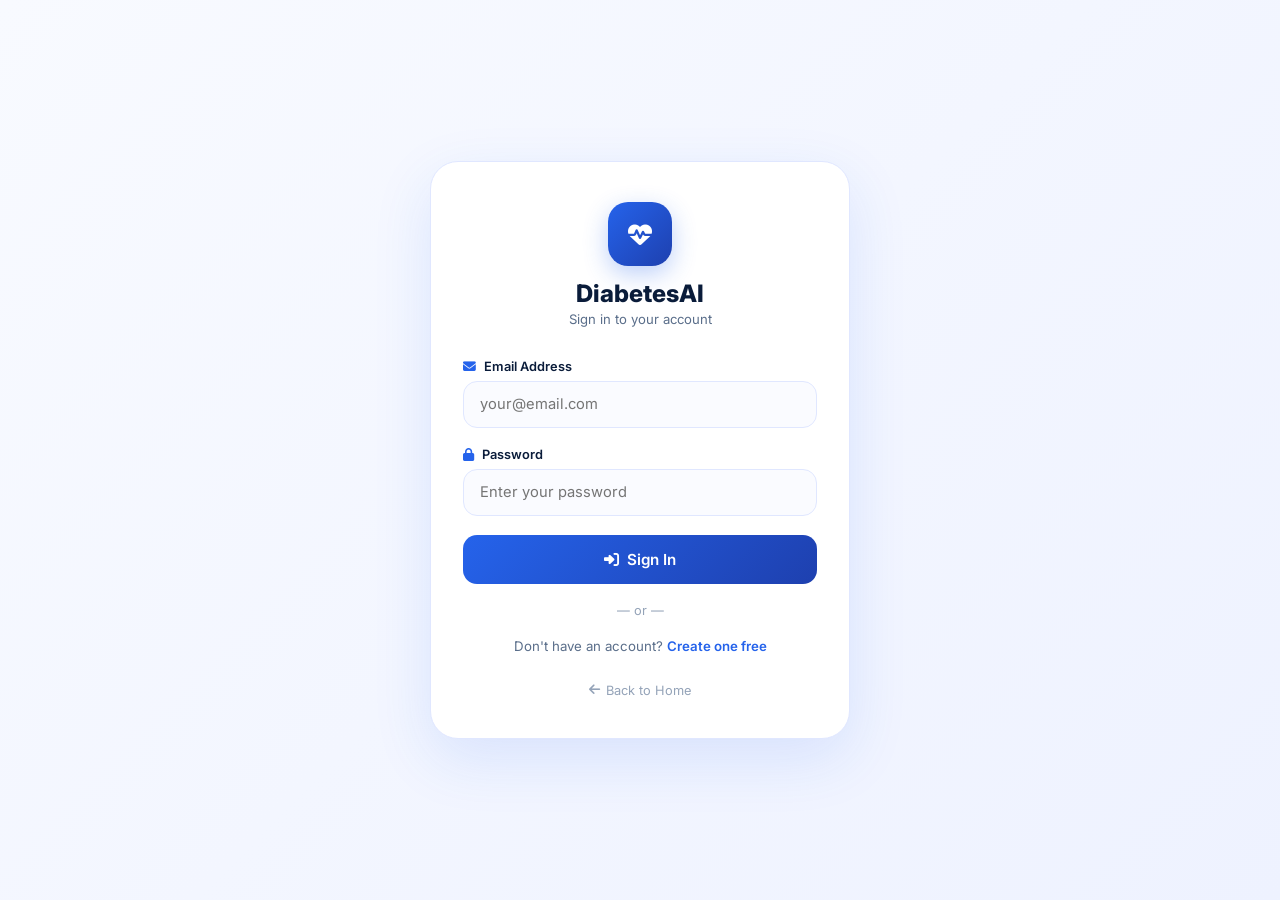
<file: templates/login.html>
<!DOCTYPE html>
<html lang="en">
<head>
    <meta charset="UTF-8">
    <meta name="viewport" content="width=device-width, initial-scale=1.0">
    <title>Login — DiabetesAI</title>
    <link href="https://fonts.googleapis.com/css2?family=Inter:wght@300;400;500;600;700;800&display=swap" rel="stylesheet">
    <link rel="stylesheet" href="https://cdnjs.cloudflare.com/ajax/libs/font-awesome/6.5.1/css/all.min.css">
    <style>
        * { margin:0; padding:0; box-sizing:border-box; }
        body {
            font-family:'Inter',sans-serif;
            min-height:100vh;
            background:linear-gradient(135deg,#f8faff 0%,#eef2ff 100%);
            display:flex; align-items:center; justify-content:center;
            padding:1.5rem;
        }
        .card {
            background:#fff;
            border-radius:28px;
            padding:2.5rem 2rem;
            width:100%; max-width:420px;
            box-shadow:0 20px 60px rgba(37,99,235,0.12);
            border:1px solid #e0e7ff;
        }
        .logo {
            text-align:center; margin-bottom:2rem;
        }
        .logo-icon {
            width:64px; height:64px;
            background:linear-gradient(135deg,#2563eb,#1e40af);
            border-radius:20px;
            display:flex; align-items:center; justify-content:center;
            margin:0 auto 0.8rem;
            box-shadow:0 8px 25px rgba(37,99,235,0.3);
        }
        .logo h1 { font-size:1.5rem; font-weight:800; color:#0a1c3a; }
        .logo p  { font-size:0.82rem; color:#5a6e8a; margin-top:0.2rem; }
        .form-group { margin-bottom:1.2rem; }
        label { font-size:0.8rem; font-weight:600; color:#0a1c3a; display:block; margin-bottom:0.4rem; }
        input {
            width:100%; padding:0.85rem 1rem;
            border:1.5px solid #e0e7ff; border-radius:14px;
            font-family:'Inter',sans-serif; font-size:0.92rem;
            transition:all 0.3s; background:#fafbff; color:#0a1c3a;
        }
        input:focus { outline:none; border-color:#2563eb; box-shadow:0 0 0 3px rgba(37,99,235,0.1); }
        .btn {
            width:100%; padding:0.95rem;
            background:linear-gradient(135deg,#2563eb,#1e40af);
            color:#fff; border:none; border-radius:14px;
            font-family:'Inter',sans-serif; font-size:0.95rem; font-weight:600;
            cursor:pointer; transition:all 0.3s;
            display:flex; align-items:center; justify-content:center; gap:0.5rem;
        }
        .btn:hover { transform:translateY(-2px); box-shadow:0 8px 25px rgba(37,99,235,0.35); }
        .btn:disabled { opacity:0.7; cursor:not-allowed; transform:none; }
        .divider { text-align:center; margin:1.2rem 0; color:#94a3b8; font-size:0.8rem; }
        .link-text { text-align:center; font-size:0.83rem; color:#5a6e8a; margin-top:1rem; }
        .link-text a { color:#2563eb; font-weight:600; text-decoration:none; }
        .link-text a:hover { text-decoration:underline; }
        .error-box {
            background:#fef2f2; border:1px solid #fecaca;
            border-radius:12px; padding:0.7rem 1rem;
            font-size:0.82rem; color:#dc2626;
            margin-bottom:1rem; display:none;
            align-items:center; gap:0.5rem;
        }
        .success-box {
            background:#ecfdf5; border:1px solid #bbf7d0;
            border-radius:12px; padding:0.7rem 1rem;
            font-size:0.82rem; color:#059669;
            margin-bottom:1rem; display:none;
            align-items:center; gap:0.5rem;
        }
        .back-home {
            text-align:center; margin-top:1.5rem;
        }
        .back-home a {
            color:#94a3b8; font-size:0.8rem; text-decoration:none;
            display:inline-flex; align-items:center; gap:0.4rem;
        }
        .back-home a:hover { color:#2563eb; }
    </style>
</head>
<body>
    <div class="card">
        <div class="logo">
            <div class="logo-icon">
                <i class="fas fa-heartbeat" style="color:#fff;font-size:1.5rem;"></i>
            </div>
            <h1>DiabetesAI</h1>
            <p>Sign in to your account</p>
        </div>

        <div class="error-box" id="errorBox">
            <i class="fas fa-exclamation-circle"></i>
            <span id="errorMsg"></span>
        </div>
        <div class="success-box" id="successBox">
            <i class="fas fa-check-circle"></i>
            <span id="successMsg"></span>
        </div>

        <div class="form-group">
            <label><i class="fas fa-envelope" style="color:#2563eb;margin-right:0.3rem;"></i> Email Address</label>
            <input type="email" id="email" placeholder="your@email.com" autocomplete="email">
        </div>

        <div class="form-group">
            <label><i class="fas fa-lock" style="color:#2563eb;margin-right:0.3rem;"></i> Password</label>
            <input type="password" id="password" placeholder="Enter your password" autocomplete="current-password"
                   onkeypress="if(event.key==='Enter') doLogin()">
        </div>

        <button class="btn" id="loginBtn" onclick="doLogin()">
            <i class="fas fa-sign-in-alt"></i> Sign In
        </button>

        <div class="divider">— or —</div>

        <div class="link-text">
            Don't have an account?
            <a href="/register">Create one free</a>
        </div>

        <div class="back-home">
            <a href="/"><i class="fas fa-arrow-left"></i> Back to Home</a>
        </div>
    </div>

    <script>
        async function doLogin() {
            const btn = document.getElementById('loginBtn');
            const email    = document.getElementById('email').value.trim();
            const password = document.getElementById('password').value;
            hideMessages();

            if (!email || !password) {
                showError('Please fill in all fields');
                return;
            }

            btn.disabled = true;
            btn.innerHTML = '<i class="fas fa-spinner fa-spin"></i> Signing in...';

            try {
                const res = await fetch('/login', {
                    method:'POST',
                    headers:{'Content-Type':'application/json'},
                    body: JSON.stringify({ email, password })
                });
                const data = await res.json();

                if (data.status === 'success') {
                    showSuccess(data.message);
                    setTimeout(() => window.location.href = data.redirect, 800);
                } else {
                    showError(data.message || 'Login failed');
                    btn.disabled = false;
                    btn.innerHTML = '<i class="fas fa-sign-in-alt"></i> Sign In';
                }
            } catch(e) {
                showError('Cannot connect to server. Make sure Flask is running.');
                btn.disabled = false;
                btn.innerHTML = '<i class="fas fa-sign-in-alt"></i> Sign In';
            }
        }

        function showError(msg) {
            document.getElementById('errorMsg').textContent = msg;
            document.getElementById('errorBox').style.display = 'flex';
        }
        function showSuccess(msg) {
            document.getElementById('successMsg').textContent = msg;
            document.getElementById('successBox').style.display = 'flex';
        }
        function hideMessages() {
            document.getElementById('errorBox').style.display = 'none';
            document.getElementById('successBox').style.display = 'none';
        }
    </script>
</body>
</html>
</file>
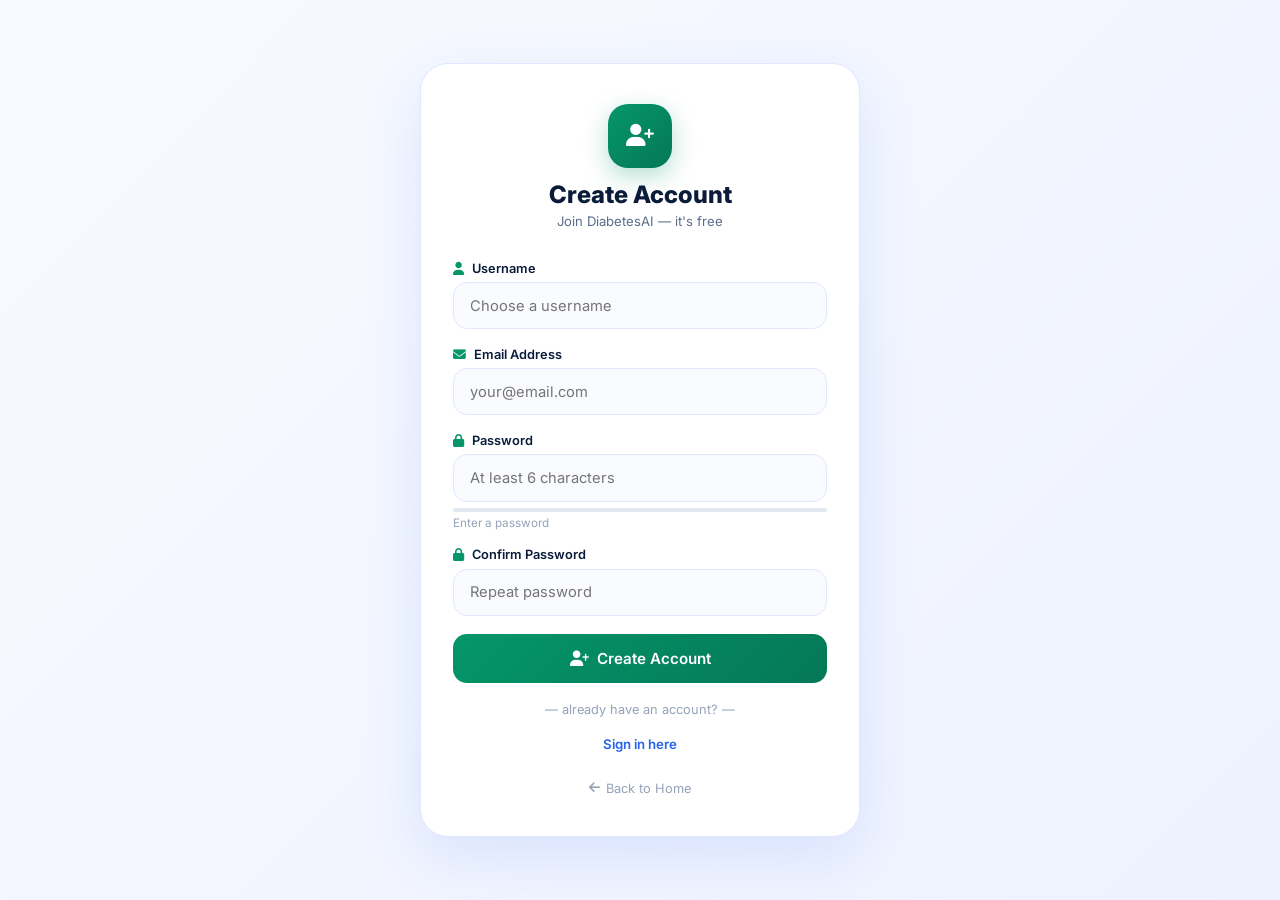
<file: templates/register.html>
<!DOCTYPE html>
<html lang="en">
<head>
    <meta charset="UTF-8">
    <meta name="viewport" content="width=device-width, initial-scale=1.0">
    <title>Register — DiabetesAI</title>
    <link href="https://fonts.googleapis.com/css2?family=Inter:wght@300;400;500;600;700;800&display=swap" rel="stylesheet">
    <link rel="stylesheet" href="https://cdnjs.cloudflare.com/ajax/libs/font-awesome/6.5.1/css/all.min.css">
    <style>
        * { margin:0; padding:0; box-sizing:border-box; }
        body {
            font-family:'Inter',sans-serif; min-height:100vh;
            background:linear-gradient(135deg,#f8faff 0%,#eef2ff 100%);
            display:flex; align-items:center; justify-content:center; padding:1.5rem;
        }
        .card {
            background:#fff; border-radius:28px; padding:2.5rem 2rem;
            width:100%; max-width:440px;
            box-shadow:0 20px 60px rgba(37,99,235,0.12); border:1px solid #e0e7ff;
        }
        .logo { text-align:center; margin-bottom:2rem; }
        .logo-icon {
            width:64px; height:64px;
            background:linear-gradient(135deg,#059669,#047857);
            border-radius:20px; display:flex; align-items:center; justify-content:center;
            margin:0 auto 0.8rem; box-shadow:0 8px 25px rgba(5,150,105,0.3);
        }
        .logo h1 { font-size:1.5rem; font-weight:800; color:#0a1c3a; }
        .logo p  { font-size:0.82rem; color:#5a6e8a; margin-top:0.2rem; }
        .form-group { margin-bottom:1.1rem; }
        label { font-size:0.8rem; font-weight:600; color:#0a1c3a; display:block; margin-bottom:0.4rem; }
        input {
            width:100%; padding:0.85rem 1rem;
            border:1.5px solid #e0e7ff; border-radius:14px;
            font-family:'Inter',sans-serif; font-size:0.92rem;
            transition:all 0.3s; background:#fafbff; color:#0a1c3a;
        }
        input:focus { outline:none; border-color:#059669; box-shadow:0 0 0 3px rgba(5,150,105,0.1); }
        .input-hint { font-size:0.73rem; color:#94a3b8; margin-top:0.25rem; }
        .btn {
            width:100%; padding:0.95rem;
            background:linear-gradient(135deg,#059669,#047857);
            color:#fff; border:none; border-radius:14px;
            font-family:'Inter',sans-serif; font-size:0.95rem; font-weight:600;
            cursor:pointer; transition:all 0.3s;
            display:flex; align-items:center; justify-content:center; gap:0.5rem;
            margin-top:0.5rem;
        }
        .btn:hover { transform:translateY(-2px); box-shadow:0 8px 25px rgba(5,150,105,0.35); }
        .btn:disabled { opacity:0.7; cursor:not-allowed; transform:none; }
        .divider { text-align:center; margin:1.2rem 0; color:#94a3b8; font-size:0.8rem; }
        .link-text { text-align:center; font-size:0.83rem; color:#5a6e8a; }
        .link-text a { color:#2563eb; font-weight:600; text-decoration:none; }
        .link-text a:hover { text-decoration:underline; }
        .error-box {
            background:#fef2f2; border:1px solid #fecaca; border-radius:12px;
            padding:0.7rem 1rem; font-size:0.82rem; color:#dc2626;
            margin-bottom:1rem; display:none; align-items:center; gap:0.5rem;
        }
        .success-box {
            background:#ecfdf5; border:1px solid #bbf7d0; border-radius:12px;
            padding:0.7rem 1rem; font-size:0.82rem; color:#059669;
            margin-bottom:1rem; display:none; align-items:center; gap:0.5rem;
        }
        .strength-bar { height:4px; border-radius:4px; background:#e2e8f0; margin-top:0.4rem; overflow:hidden; }
        .strength-fill { height:100%; border-radius:4px; transition:all 0.3s; width:0; }
        .back-home { text-align:center; margin-top:1.5rem; }
        .back-home a { color:#94a3b8; font-size:0.8rem; text-decoration:none; display:inline-flex; align-items:center; gap:0.4rem; }
        .back-home a:hover { color:#2563eb; }
    </style>
</head>
<body>
    <div class="card">
        <div class="logo">
            <div class="logo-icon">
                <i class="fas fa-user-plus" style="color:#fff;font-size:1.4rem;"></i>
            </div>
            <h1>Create Account</h1>
            <p>Join DiabetesAI — it's free</p>
        </div>

        <div class="error-box" id="errorBox">
            <i class="fas fa-exclamation-circle"></i>
            <span id="errorMsg"></span>
        </div>
        <div class="success-box" id="successBox">
            <i class="fas fa-check-circle"></i>
            <span id="successMsg"></span>
        </div>

        <div class="form-group">
            <label><i class="fas fa-user" style="color:#059669;margin-right:0.3rem;"></i> Username</label>
            <input type="text" id="username" placeholder="Choose a username" autocomplete="username">
        </div>

        <div class="form-group">
            <label><i class="fas fa-envelope" style="color:#059669;margin-right:0.3rem;"></i> Email Address</label>
            <input type="email" id="email" placeholder="your@email.com" autocomplete="email">
        </div>

        <div class="form-group">
            <label><i class="fas fa-lock" style="color:#059669;margin-right:0.3rem;"></i> Password</label>
            <input type="password" id="password" placeholder="At least 6 characters"
                   autocomplete="new-password" oninput="checkStrength(this.value)">
            <div class="strength-bar"><div class="strength-fill" id="strengthFill"></div></div>
            <div class="input-hint" id="strengthText">Enter a password</div>
        </div>

        <div class="form-group">
            <label><i class="fas fa-lock" style="color:#059669;margin-right:0.3rem;"></i> Confirm Password</label>
            <input type="password" id="confirmPassword" placeholder="Repeat password"
                   autocomplete="new-password" onkeypress="if(event.key==='Enter') doRegister()">
        </div>

        <button class="btn" id="registerBtn" onclick="doRegister()">
            <i class="fas fa-user-plus"></i> Create Account
        </button>

        <div class="divider">— already have an account? —</div>
        <div class="link-text"><a href="/login">Sign in here</a></div>

        <div class="back-home">
            <a href="/"><i class="fas fa-arrow-left"></i> Back to Home</a>
        </div>
    </div>

    <script>
        function checkStrength(pw) {
            const fill = document.getElementById('strengthFill');
            const text = document.getElementById('strengthText');
            if (!pw) { fill.style.width='0'; text.textContent='Enter a password'; return; }
            let score = 0;
            if (pw.length >= 6)  score++;
            if (pw.length >= 10) score++;
            if (/[A-Z]/.test(pw)) score++;
            if (/[0-9]/.test(pw)) score++;
            if (/[^A-Za-z0-9]/.test(pw)) score++;
            const levels = [
                {w:'20%',  color:'#dc2626', label:'Very Weak'},
                {w:'40%',  color:'#ea580c', label:'Weak'},
                {w:'60%',  color:'#d97706', label:'Fair'},
                {w:'80%',  color:'#059669', label:'Strong'},
                {w:'100%', color:'#047857', label:'Very Strong'},
            ];
            const l = levels[Math.min(score-1, 4)];
            fill.style.width  = l.w;
            fill.style.background = l.color;
            text.textContent  = l.label;
            text.style.color  = l.color;
        }

        async function doRegister() {
            const btn      = document.getElementById('registerBtn');
            const username = document.getElementById('username').value.trim();
            const email    = document.getElementById('email').value.trim();
            const password = document.getElementById('password').value;
            const confirm  = document.getElementById('confirmPassword').value;
            hideMessages();

            if (!username || !email || !password || !confirm) { showError('All fields are required'); return; }
            if (password.length < 6) { showError('Password must be at least 6 characters'); return; }
            if (password !== confirm) { showError('Passwords do not match'); return; }

            btn.disabled = true;
            btn.innerHTML = '<i class="fas fa-spinner fa-spin"></i> Creating account...';

            try {
                const res = await fetch('/register', {
                    method:'POST',
                    headers:{'Content-Type':'application/json'},
                    body: JSON.stringify({ username, email, password })
                });
                const data = await res.json();
                if (data.status === 'success') {
                    showSuccess('Account created! Redirecting...');
                    setTimeout(() => window.location.href = data.redirect, 800);
                } else {
                    showError(data.message || 'Registration failed');
                    btn.disabled = false;
                    btn.innerHTML = '<i class="fas fa-user-plus"></i> Create Account';
                }
            } catch(e) {
                showError('Cannot connect to server.');
                btn.disabled = false;
                btn.innerHTML = '<i class="fas fa-user-plus"></i> Create Account';
            }
        }

        function showError(msg)   { document.getElementById('errorMsg').textContent=msg;   document.getElementById('errorBox').style.display='flex'; }
        function showSuccess(msg) { document.getElementById('successMsg').textContent=msg; document.getElementById('successBox').style.display='flex'; }
        function hideMessages()   { document.getElementById('errorBox').style.display='none'; document.getElementById('successBox').style.display='none'; }
    </script>
</body>
</html>
</file>
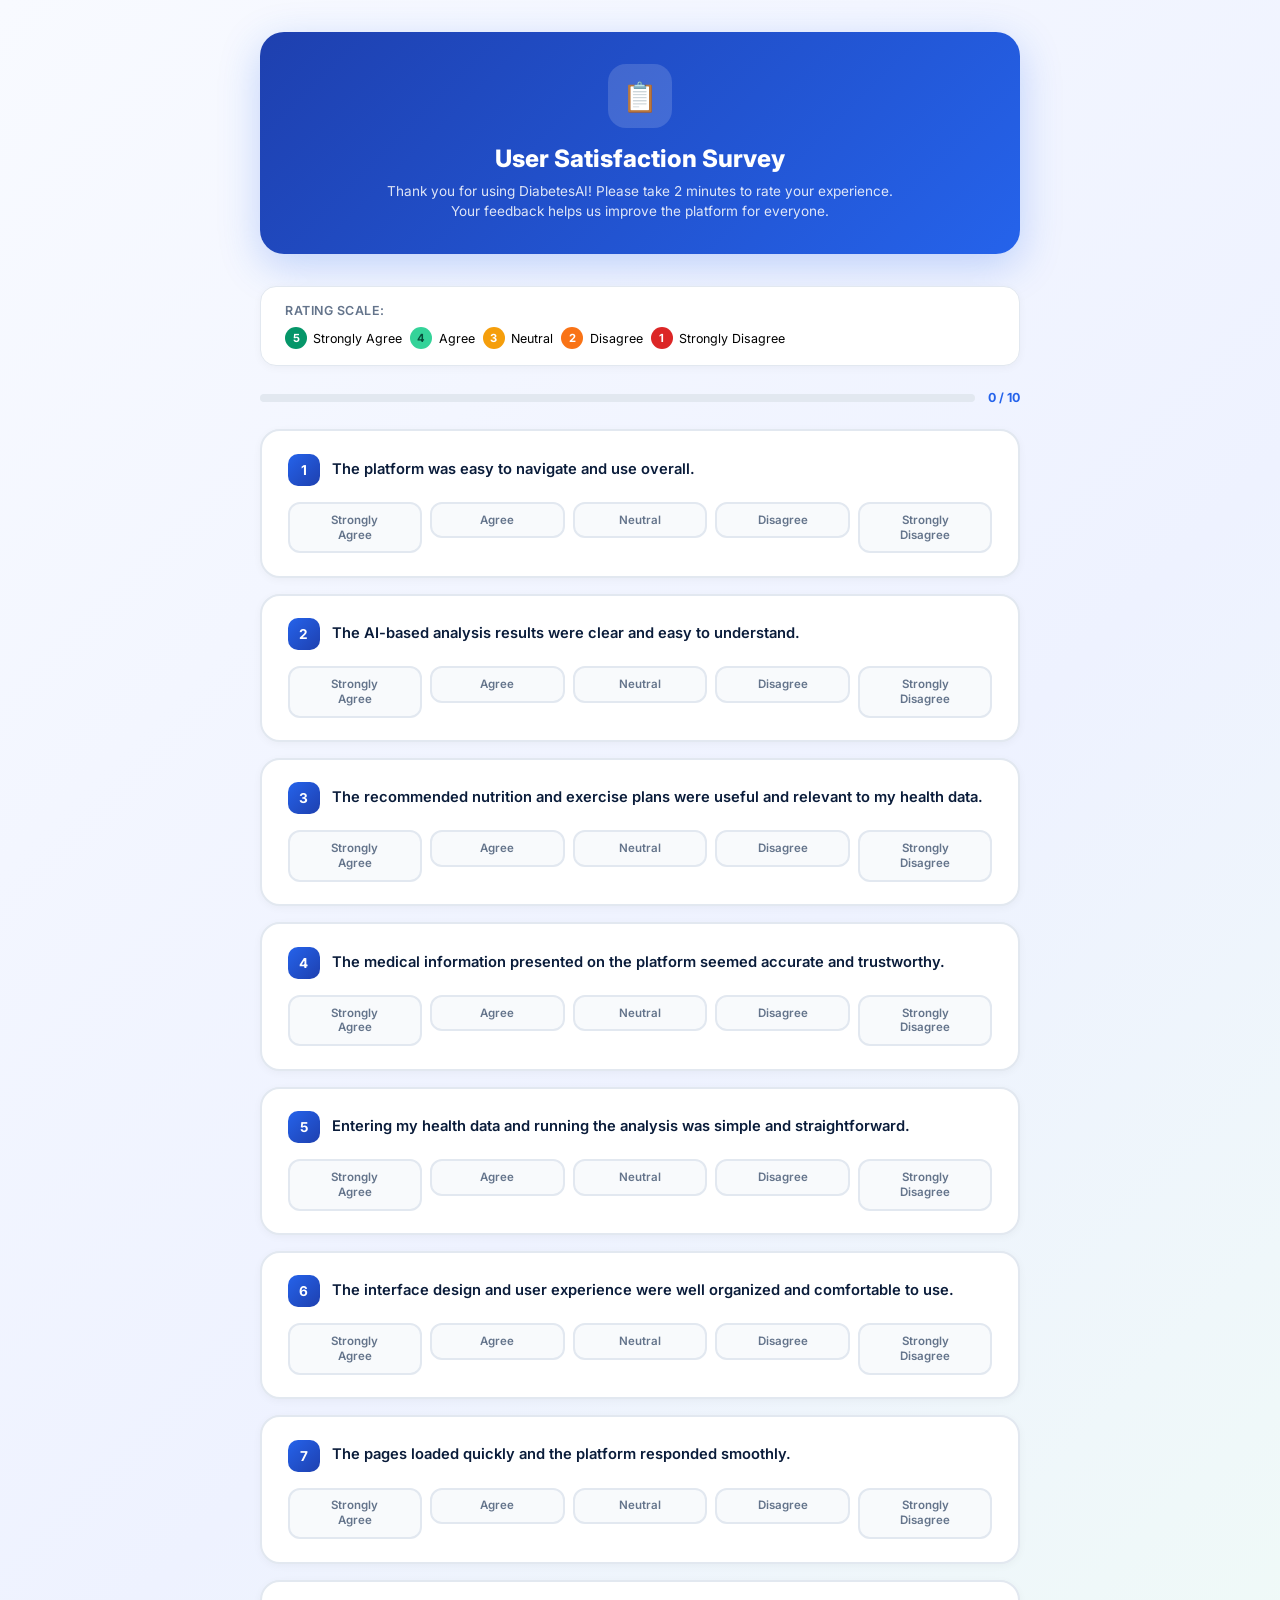
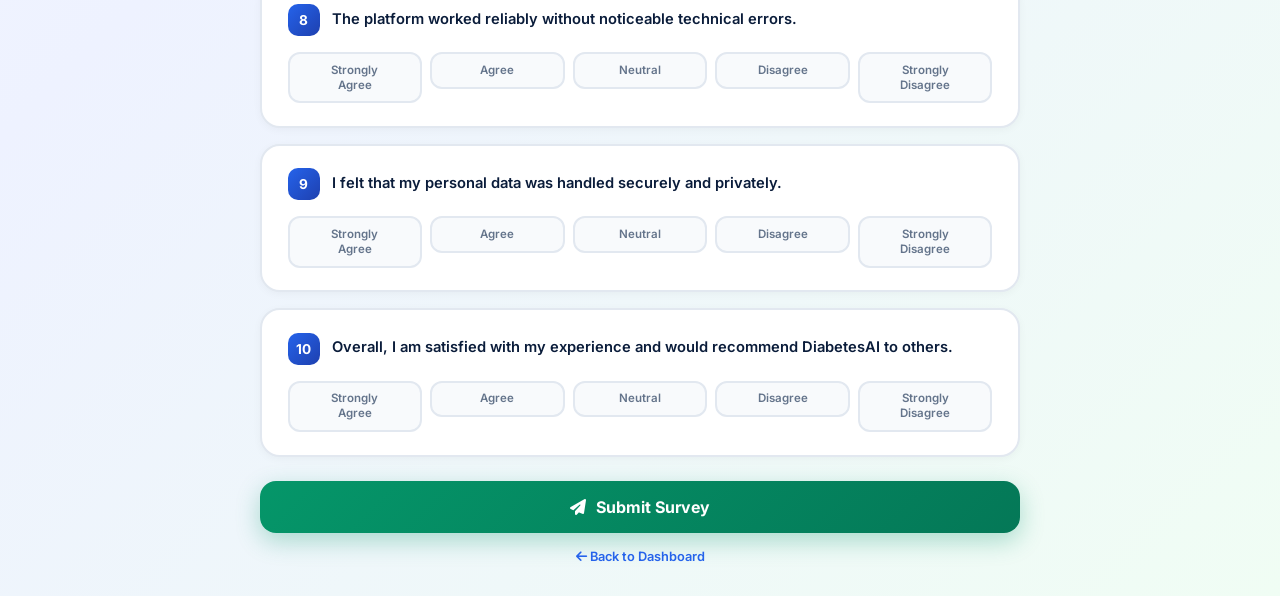
<file: templates/survey.html>
<!DOCTYPE html>
<html lang="en">
<head>
    <meta charset="UTF-8">
    <meta name="viewport" content="width=device-width, initial-scale=1.0">
    <title>User Satisfaction Survey — DiabetesAI</title>
    <link href="https://fonts.googleapis.com/css2?family=Inter:wght@300;400;500;600;700;800&display=swap" rel="stylesheet">
    <link rel="stylesheet" href="https://cdnjs.cloudflare.com/ajax/libs/font-awesome/6.5.1/css/all.min.css">
    <style>
        :root {
            --primary:#2563eb; --primary-dark:#1e40af;
            --green:#059669; --red:#dc2626; --orange:#ea580c;
            --text:#334155; --heading:#0a1c3a; --border:#e2e8f0;
        }
        * { margin:0; padding:0; box-sizing:border-box; }
        body {
            font-family:'Inter',sans-serif;
            background:linear-gradient(135deg,#f8faff 0%,#eef2ff 50%,#f0fdf4 100%);
            min-height:100vh; padding:2rem 1rem;
        }

        /* ── Header ── */
        .survey-header {
            max-width:760px; margin:0 auto 2rem;
            background:linear-gradient(135deg,#1e40af,#2563eb);
            border-radius:24px; padding:2rem;
            box-shadow:0 12px 40px rgba(37,99,235,0.25);
            text-align:center; color:#fff;
        }
        .survey-header .icon {
            width:64px; height:64px;
            background:rgba(255,255,255,0.15);
            border-radius:18px; margin:0 auto 1rem;
            display:flex; align-items:center; justify-content:center;
            font-size:1.8rem;
        }
        .survey-header h1  { font-size:1.5rem; font-weight:800; }
        .survey-header p   { font-size:0.85rem; opacity:0.85; margin-top:0.5rem; line-height:1.5; }
        .required-banner {
            background:rgba(220,38,38,0.15); border:1px solid rgba(220,38,38,0.3);
            border-radius:12px; padding:0.6rem 1rem; margin-top:1rem;
            font-size:0.8rem; font-weight:600; color:#fca5a5;
            display:none; align-items:center; gap:0.5rem; justify-content:center;
        }

        /* ── Scale legend ── */
        .scale-legend {
            max-width:760px; margin:0 auto 1.5rem;
            background:#fff; border-radius:16px; padding:1rem 1.5rem;
            border:1px solid var(--border);
            box-shadow:0 2px 8px rgba(0,0,0,0.04);
        }
        .scale-legend p { font-size:0.78rem; color:#64748b; margin-bottom:0.6rem; font-weight:600; text-transform:uppercase; letter-spacing:0.5px; }
        .scale-items { display:flex; gap:0.5rem; flex-wrap:wrap; }
        .scale-item  { display:flex; align-items:center; gap:0.4rem; font-size:0.78rem; }
        .scale-dot   { width:22px; height:22px; border-radius:50%; display:flex; align-items:center; justify-content:center; color:#fff; font-weight:700; font-size:0.7rem; flex-shrink:0; }

        /* ── Question Card ── */
        .question-card {
            max-width:760px; margin:0 auto 1rem;
            background:#fff; border-radius:20px;
            border:2px solid var(--border);
            padding:1.4rem 1.6rem;
            box-shadow:0 2px 8px rgba(0,0,0,0.04);
            transition:border-color 0.2s, box-shadow 0.2s;
        }
        .question-card.answered   { border-color:#bbf7d0; box-shadow:0 4px 15px rgba(5,150,105,0.1); }
        .question-card.unanswered { border-color:#fecaca; box-shadow:0 4px 15px rgba(220,38,38,0.1); animation:shake 0.3s ease; }

        @keyframes shake {
            0%,100%{transform:translateX(0)} 25%{transform:translateX(-6px)} 75%{transform:translateX(6px)}
        }

        .q-header { display:flex; align-items:flex-start; gap:0.8rem; margin-bottom:1rem; }
        .q-number {
            width:32px; height:32px; border-radius:10px; flex-shrink:0;
            background:linear-gradient(135deg,var(--primary),var(--primary-dark));
            display:flex; align-items:center; justify-content:center;
            color:#fff; font-weight:700; font-size:0.85rem;
        }
        .q-text { font-size:0.92rem; font-weight:600; color:var(--heading); line-height:1.4; padding-top:0.3rem; }

        /* ── Likert Scale ── */
        .likert { display:flex; gap:0.5rem; flex-wrap:wrap; }
        .likert label {
            flex:1; min-width:90px;
            display:flex; flex-direction:column; align-items:center; gap:0.3rem;
            cursor:pointer;
        }
        .likert input[type="radio"] { display:none; }
        .likert-btn {
            width:100%; padding:0.55rem 0.3rem;
            border-radius:12px; border:2px solid var(--border);
            text-align:center; font-size:0.72rem; font-weight:600;
            color:#64748b; background:#f8fafc;
            transition:all 0.2s; line-height:1.3;
            cursor:pointer;
        }
        .likert-btn:hover { border-color:#93c5fd; background:#eff6ff; color:var(--primary); }
        .likert input:checked + .likert-btn { color:#fff; border-color:transparent; }

        /* Colors per option */
        .likert label:nth-child(1) input:checked + .likert-btn { background:#059669; }
        .likert label:nth-child(2) input:checked + .likert-btn { background:#34d399; color:#064e3b; }
        .likert label:nth-child(3) input:checked + .likert-btn { background:#f59e0b; }
        .likert label:nth-child(4) input:checked + .likert-btn { background:#f97316; }
        .likert label:nth-child(5) input:checked + .likert-btn { background:#dc2626; }

        /* ── Progress ── */
        .progress-wrap {
            max-width:760px; margin:0 auto 1.5rem;
            display:flex; align-items:center; gap:0.8rem;
        }
        .progress-bar { flex:1; height:8px; background:#e2e8f0; border-radius:50px; overflow:hidden; }
        .progress-fill { height:100%; background:linear-gradient(90deg,#059669,#34d399); border-radius:50px; transition:width 0.4s ease; width:0%; }
        .progress-text { font-size:0.78rem; font-weight:700; color:var(--primary); white-space:nowrap; }

        /* ── Submit ── */
        .submit-wrap { max-width:760px; margin:1.5rem auto 0; }
        .btn-submit {
            width:100%; padding:1rem;
            background:linear-gradient(135deg,#059669,#047857);
            color:#fff; border:none; border-radius:16px;
            font-family:'Inter',sans-serif; font-size:1rem; font-weight:700;
            cursor:pointer; transition:all 0.3s;
            display:flex; align-items:center; justify-content:center; gap:0.6rem;
            box-shadow:0 8px 25px rgba(5,150,105,0.3);
        }
        .btn-submit:hover  { transform:translateY(-2px); box-shadow:0 12px 35px rgba(5,150,105,0.4); }
        .btn-submit:disabled { opacity:0.7; cursor:not-allowed; transform:none; }

        .error-box {
            background:#fef2f2; border:1px solid #fecaca; border-radius:12px;
            padding:0.8rem 1rem; font-size:0.82rem; color:#dc2626;
            margin-bottom:1rem; display:none; align-items:center; gap:0.5rem;
        }
        .success-box {
            background:#ecfdf5; border:1px solid #bbf7d0; border-radius:12px;
            padding:0.8rem 1rem; font-size:0.82rem; color:#059669;
            margin-bottom:1rem; display:none; align-items:center; gap:0.5rem;
        }

        .back-link {
            text-align:center; margin-top:1.5rem;
            font-size:0.8rem; color:#94a3b8;
        }
        .back-link a { color:var(--primary); text-decoration:none; font-weight:600; }

        @media(max-width:600px) {
            .likert-btn { font-size:0.65rem; padding:0.5rem 0.2rem; }
            .question-card { padding:1rem; }
        }
    </style>
</head>
<body>

<!-- Header -->
<div class="survey-header">
    <div class="icon">📋</div>
    <h1>User Satisfaction Survey</h1>
    <p>
        Thank you for using DiabetesAI! Please take 2 minutes to rate your experience.<br>
        Your feedback helps us improve the platform for everyone.
    </p>
    <div class="required-banner" id="requiredBanner">
        <i class="fas fa-lock"></i>
        Please complete this survey before logging out. Your feedback matters!
    </div>
</div>

<!-- Scale Legend -->
<div class="scale-legend">
    <p>Rating Scale:</p>
    <div class="scale-items">
        <div class="scale-item"><div class="scale-dot" style="background:#059669">5</div> Strongly Agree</div>
        <div class="scale-item"><div class="scale-dot" style="background:#34d399;color:#064e3b">4</div> Agree</div>
        <div class="scale-item"><div class="scale-dot" style="background:#f59e0b">3</div> Neutral</div>
        <div class="scale-item"><div class="scale-dot" style="background:#f97316">2</div> Disagree</div>
        <div class="scale-item"><div class="scale-dot" style="background:#dc2626">1</div> Strongly Disagree</div>
    </div>
</div>

<!-- Progress -->
<div class="progress-wrap">
    <div class="progress-bar"><div class="progress-fill" id="progressFill"></div></div>
    <div class="progress-text" id="progressText">0 / 10</div>
</div>

<!-- Questions -->
<div id="questionsContainer"></div>

<!-- Error / Success -->
<div class="submit-wrap">
    <div class="error-box"   id="errorBox"><i class="fas fa-exclamation-circle"></i><span id="errorMsg"></span></div>
    <div class="success-box" id="successBox"><i class="fas fa-check-circle"></i><span id="successMsg"></span></div>
    <button class="btn-submit" id="submitBtn" onclick="submitSurvey()">
        <i class="fas fa-paper-plane"></i> Submit Survey
    </button>
    <div class="back-link" style="margin-top:1rem;">
        <a href="/dashboard"><i class="fas fa-arrow-left"></i> Back to Dashboard</a>
    </div>
</div>

<script>
// ── 10 Questions (SUS + Medical UX + AI Trust standards) ──────────────────
const QUESTIONS = [
    {
    id: 'q1',
    text: 'The platform was easy to navigate and use overall.'
},
{
    id: 'q2',
    text: 'The AI-based analysis results were clear and easy to understand.'
},
{
    id: 'q3',
    text: 'The recommended nutrition and exercise plans were useful and relevant to my health data.'
},
{
    id: 'q4',
    text: 'The medical information presented on the platform seemed accurate and trustworthy.'
},
{
    id: 'q5',
    text: 'Entering my health data and running the analysis was simple and straightforward.'
},
{
    id: 'q6',
    text: 'The interface design and user experience were well organized and comfortable to use.'
},
{
    id: 'q7',
    text: 'The pages loaded quickly and the platform responded smoothly.'
},
{
    id: 'q8',
    text: 'The platform worked reliably without noticeable technical errors.'
},
{
    id: 'q9',
    text: 'I felt that my personal data was handled securely and privately.'
},
{
    id: 'q10',
    text: 'Overall, I am satisfied with my experience and would recommend DiabetesAI to others.'
},
];

const OPTIONS = [
    { value: 5, label: 'Strongly<br>Agree' },
    { value: 4, label: 'Agree' },
    { value: 3, label: 'Neutral' },
    { value: 2, label: 'Disagree' },
    { value: 1, label: 'Strongly<br>Disagree' },
];

// ── Render Questions ──────────────────────────────────────────────────────
function renderQuestions() {
    const container = document.getElementById('questionsContainer');
    container.innerHTML = QUESTIONS.map((q, idx) => `
        <div class="question-card" id="card-${q.id}">
            <div class="q-header">
                <div class="q-number">${idx + 1}</div>
                <div class="q-text">${q.text}</div>
            </div>
            <div class="likert">
                ${OPTIONS.map(opt => `
                    <label>
                        <input type="radio" name="${q.id}" value="${opt.value}"
                               onchange="onAnswer('${q.id}')">
                        <div class="likert-btn">${opt.label}</div>
                    </label>`).join('')}
            </div>
        </div>`).join('');
}

function onAnswer(qid) {
    const card = document.getElementById('card-' + qid);
    card.classList.remove('unanswered');
    card.classList.add('answered');
    updateProgress();
}

function updateProgress() {
    const answered = QUESTIONS.filter(q =>
        document.querySelector(`input[name="${q.id}"]:checked`)
    ).length;
    const pct = (answered / QUESTIONS.length) * 100;
    document.getElementById('progressFill').style.width = pct + '%';
    document.getElementById('progressText').textContent = `${answered} / ${QUESTIONS.length}`;
}

// ── Submit ────────────────────────────────────────────────────────────────
async function submitSurvey() {
    hideMessages();
    const payload = {};
    const unanswered = [];

    QUESTIONS.forEach(q => {
        const checked = document.querySelector(`input[name="${q.id}"]:checked`);
        if (checked) {
            payload[q.id] = parseInt(checked.value);
            document.getElementById('card-' + q.id).classList.remove('unanswered');
        } else {
            unanswered.push(q.id);
            const card = document.getElementById('card-' + q.id);
            card.classList.add('unanswered');
            card.classList.remove('answered');
        }
    });

    if (unanswered.length > 0) {
        showError(`Please answer all questions. ${unanswered.length} question(s) remaining.`);
        // Scroll to first unanswered
        document.getElementById('card-' + unanswered[0]).scrollIntoView({ behavior:'smooth', block:'center' });
        return;
    }

    const btn = document.getElementById('submitBtn');
    btn.disabled = true;
    btn.innerHTML = '<i class="fas fa-spinner fa-spin"></i> Submitting...';

    try {
        const res  = await fetch('/survey/submit', {
            method:'POST',
            headers:{'Content-Type':'application/json'},
            body: JSON.stringify(payload)
        });
        const data = await res.json();

        if (data.status === 'success') {
            showSuccess('🎉 Thank you! Your feedback has been recorded. Redirecting...');
            setTimeout(() => window.location.href = data.redirect, 1500);
        } else {
            showError(data.message || 'Submission failed. Please try again.');
            btn.disabled = false;
            btn.innerHTML = '<i class="fas fa-paper-plane"></i> Submit Survey';
        }
    } catch(e) {
        showError('Cannot connect to server.');
        btn.disabled = false;
        btn.innerHTML = '<i class="fas fa-paper-plane"></i> Submit Survey';
    }
}

function showError(msg)   { document.getElementById('errorMsg').textContent=msg;   document.getElementById('errorBox').style.display='flex'; }
function showSuccess(msg) { document.getElementById('successMsg').textContent=msg; document.getElementById('successBox').style.display='flex'; }
function hideMessages()   { document.getElementById('errorBox').style.display='none'; document.getElementById('successBox').style.display='none'; }

// ── Init ──────────────────────────────────────────────────────────────────
renderQuestions();

// Show required banner if redirected from logout attempt
const params = new URLSearchParams(window.location.search);
if (params.get('required') === '1') {
    document.getElementById('requiredBanner').style.display = 'flex';
    window.scrollTo({ top: 0, behavior: 'smooth' });
}
</script>
</body>
</html>
</file>
